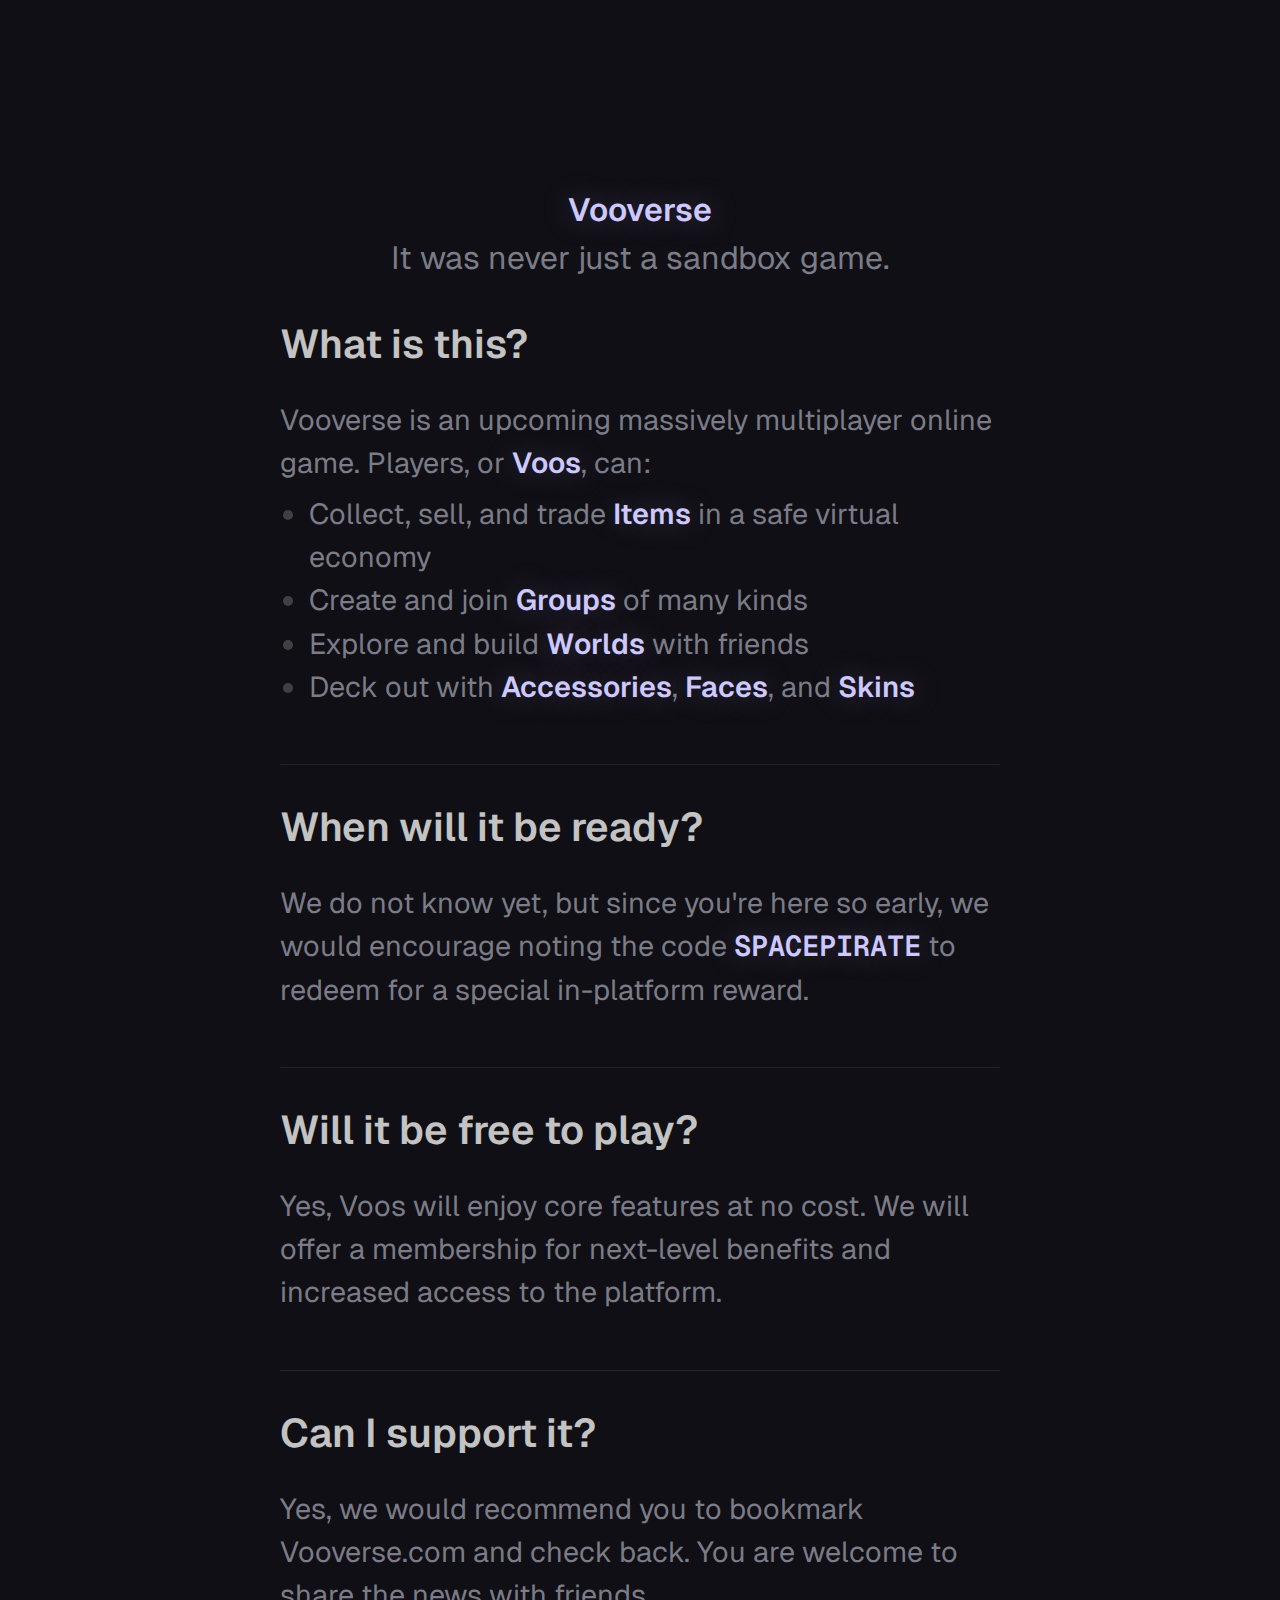
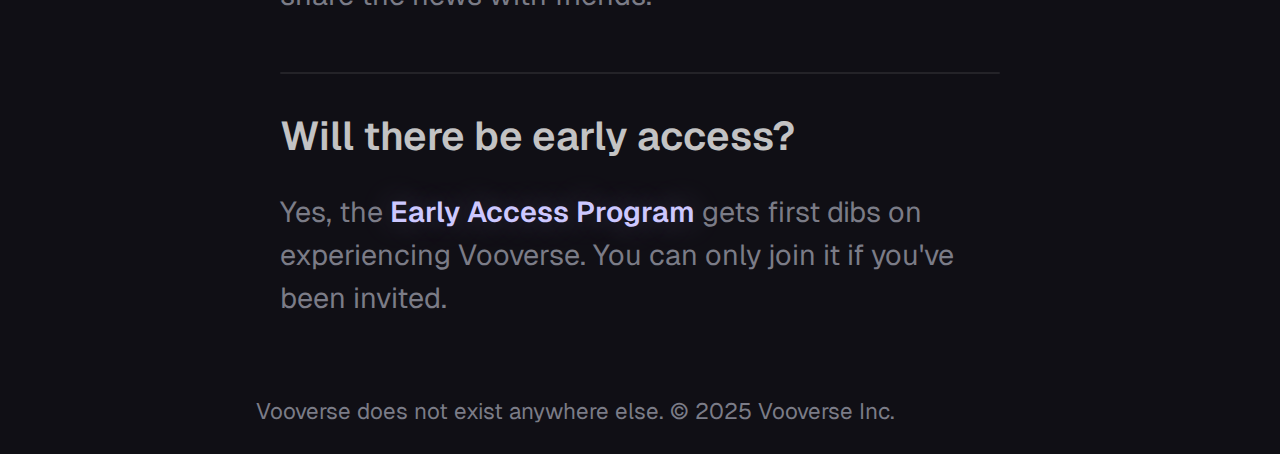
<file: index.html>
<!DOCTYPE html>
<html lang="en">
<head>
    <meta charset="UTF-8">
    <meta name="description" content="Prepare for the platform of a lifetime.">
    <meta name="viewport" content="width=device-width, initial-scale=1.0">
    <title>Vooverse</title>
    <link rel="icon" href="favicon.ico" type="image/x-icon">
    <link rel="stylesheet" href="https://fonts.googleapis.com/css2?family=Geist:wght@100;200;300;400;500;600;700;800;900&family=Geist+Mono">
    <style>
        :root {
            --bg-color: #100F15;
            --text-color: rgba(255, 255, 255, 0.64);
            --muted-color: #7b7c87;
            --highlight-color: #cdc8ff;
            --divider-color: rgba(219, 219, 219, 0.1);
        }

        *, :before, :after {
            margin: 0;
            padding: 0;
            box-sizing: border-box;
        }

        html {
            color: var(--text-color);
            font-family: "Geist";
        }

        body {
            background: var(--bg-color);
            padding: 2vw;
            line-height: 1.5;
        }

        .transmission {
            max-width: clamp(24rem, 60vw, 48rem);
            margin: clamp(5rem, 15vw, 10rem) auto 0;
        }

        .title {
            padding-bottom: clamp(2rem, 2vw, 4rem);
            font-size: clamp(1.4rem, 3vw, 2rem);
            color: var(--muted-color);
            text-align: center;
        }

        .footer {
            padding-top: clamp(1.25rem, 0.75vw, 0.75rem);
            font-size: clamp(1rem, 2vw, 1.4rem);
            color: var(--muted-color);
        }

        .item {
            margin-bottom: 2.5vw;
        }

        .question {
            padding: 0 clamp(1rem, 2.5vw, 1.5rem) clamp(1rem, 2.5vw, 1.5rem);
            font-size: clamp(1.8rem, 3.5vw, 2.5rem);
            font-weight: 600;
            border-radius: clamp(0.75rem, 1.75vw, 1.25rem);
            color: rgba(255, 255, 255, 0.75);
        }

        .answer {
            padding: 0 clamp(1rem, 2.5vw, 1.5rem) clamp(1rem, 2.5vw, 1.5rem);
            font-size: clamp(1.2rem, 2.5vw, 1.8rem);
            color: var(--muted-color);
            overflow-wrap: break-word;
        }

        .answer ul {
            margin: clamp(0.25rem, 0.75vw, 0.5rem) 0 0 clamp(1rem, 2.5vw, 1.8rem);
            list-style-type: disc;
        }

        .answer ul li::marker {
            color: rgba(219, 219, 219, 0.24);
        }

        .divider {
            height: clamp(0.08rem, 0.4vw, 0.08rem);
            background: var(--divider-color);
            margin: clamp(1.5rem, 3vw, 2rem) clamp(1rem, 2.5vw, 1.5rem);
            border-radius: clamp(0.25rem, 0.6vw, 0.4rem);
        }

        .code {
            font-family: "Geist Mono";
        }

        .highlight {
            color: var(--highlight-color);
            text-shadow: 0 0 clamp(2rem, 1.5vw, 4rem) #cdc8ff50;
            font-weight: 600;
        }
    </style>
</head>
<body>
    <main class="transmission">
        <header class="title"><span class="highlight">Vooverse</span><br>It was never just a sandbox game.</header>
        <section class="item">
            <h2 class="question">What is this?</h2>
            <div class="answer">
                Vooverse is an upcoming massively multiplayer online game. Players, or <span class="highlight">Voos</span>, can:
                <ul>
                    <li>Collect, sell, and trade <span class="highlight">Items</span> in a safe virtual economy</li>
                    <li>Create and join <span class="highlight">Groups</span> of many kinds</li>
                    <li>Explore and build <span class="highlight">Worlds</span> with friends</li>
                    <li>Deck out with <span class="highlight">Accessories</span>, <span class="highlight">Faces</span>, and <span class="highlight">Skins</span></li>
                </ul>
            </div>
        </section>
        <div class="divider"></div>
        <section class="item">
            <h2 class="question">When will it be ready?</h2>
            <div class="answer">We do not know yet, but since you're here so early, we would encourage noting the code <span class="highlight code">SPACEPIRATE</span> to redeem for a special in-platform reward.</div>
        </section>
        <div class="divider"></div>
        <section class="item">
            <h2 class="question">Will it be free to play?</h2>
            <div class="answer">Yes, Voos will enjoy core features at no cost. We will offer a membership for next-level benefits and increased access to the platform.</div>
        </section>
        <div class="divider"></div>
        <section class="item">
            <h2 class="question">Can I support it?</h2>
            <div class="answer">Yes, we would recommend you to bookmark Vooverse.com and check back. You are welcome to share the news with friends.</div>
        </section>
        <div class="divider"></div>
        <section class="item">
            <h2 class="question">Will there be early access?</h2>
            <div class="answer">Yes, the <span class="highlight">Early Access Program</span> gets first dibs on experiencing Vooverse. You can only join it if you've been invited.</div>
        </section>
        <footer class="footer">Vooverse does not exist anywhere else. &copy; 2025 Vooverse Inc.</footer>
    </main>
</body>
</html>
</file>
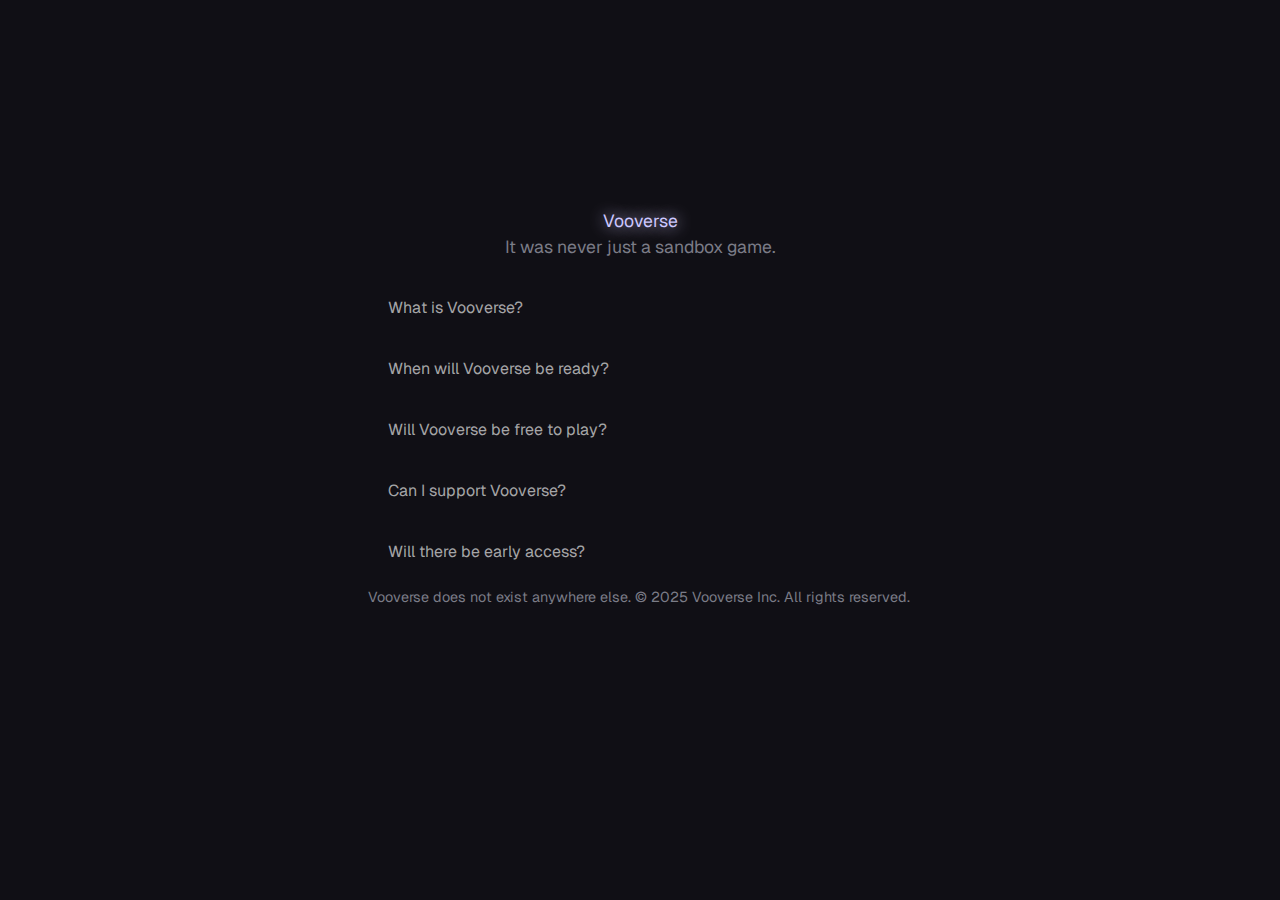
<file: CQA/index.html>
<!DOCTYPE html>
<html>
<head>
    <title>Vooverse</title>
    <link href="favicon.ico" rel="icon" type="image/x-icon">
    <link href="https://fonts.googleapis.com/css2?family=Geist&family=Geist+Mono" rel="stylesheet">
    <meta name="description" content="Prepare for the platform of a lifetime.">
    <style>
        html {
            color: rgba(255, 255, 255, 0.64);
            font-family: "Geist";
        }

        body {
            margin: 0;
            background: #100F15;
        }

        .transmission {
            max-width: 34rem;
            margin: 13rem auto;
            position: relative;
        }

        .title {
            padding: 0px 0px 1rem;
            font-size: 1.1rem;
            color: #7b7c87;
            text-align: center;
            line-height: 1.5;
        }

        .footer {
            padding: 0.30rem 0px 0px;
            font-size: 0.9rem;
            text-align: left;
            line-height: 1.5;
            color: #7b7c87;
        }

        .question {
            padding: 1.25rem 1.25rem;
            cursor: pointer;
            border-radius: 1rem;
            transition: all 0.10s ease-in-out;
        }

        .item.open {
            border-radius: 1rem;
            background-color: rgba(219, 219, 219, 0.08);
            box-shadow: inset 0 0 0 0.1rem rgba(219, 219, 219, 0.04);
            color: rgba(255, 255, 255, 0.75);
        }

        .item:not(.open) .question:hover {
            color: rgba(255, 255, 255, 0.75);
            box-shadow: inset 0 0 0 0.1rem rgba(219, 219, 219, 0.04);
        }

        .answer {
            display: none;
            padding: 0px 1.25rem 1.25rem;
            line-height: 1.5;
            color: rgb(120, 121, 132);
            overflow-wrap: break-word;
            word-wrap: break-word;
            max-width: 100%;
        }

        .answer.active {
            display: block;
            font-size: 1rem;
        }

        .answer ul {
            margin: 0.30rem 0em 0em 1.50rem;
            padding: 0px;
            list-style-type: disc;
        }

        .answer ul li::marker {
            color: rgba(219, 219, 219, 0.24);
        }

        .answer p {
            margin: 0em;
        }

        .code {
            font-family: "Geist Mono";
        }

        .highlight {
            color: #cdc8ff;
            text-shadow: 0 0 1rem;
        }

        a {
            color: rgb(159, 159, 168);
            text-decoration-line: none;
        }

        a:hover {
            color: rgb(188, 189, 194);
            text-decoration-line: underline;
        }
    </style>
</head>
<body>
    <div class="transmission">
        <div class="title"><span class="highlight">Vooverse</span><br>It was never just a sandbox game.</div>
        <div class="item">
            <div class="question">What is Vooverse?</div>
            <div class="answer">
                <p>Vooverse is an upcoming massively multiplayer online game based on outer space. Players, or <span class="highlight">Voos</span>, will be able to:</p>
                <ul>
                    <li>Collect, sell, and trade <span class="highlight">Items</span> in a safe virtual economy</li>
                    <li>Create and join <span class="highlight">Groups</span> of many kinds</li>
                    <li>Explore and build <span class="highlight">Worlds</span> with friends</li>
                    <li>Deck out with <span class="highlight">Accessories</span>, <span class="highlight">Faces</span>, and <span class="highlight">Skins</span></li>
                </ul>
            </div>
        </div>
        <div class="item">
            <div class="question">When will Vooverse be ready?</div>
            <div class="answer">We do not know, but since you're here so early, we would encourage noting the code <span class="highlight code">SPACEPIRATE</span> to redeem for a special in-platform reward.</div>
        </div>
        <div class="item">
            <div class="question">Will Vooverse be free to play?</div>
            <div class="answer">Yes, Voos will enjoy essential features at no cost. We will offer a membership for next-level benefits and increased access to the platform.</div>
        </div>
        <div class="item">
            <div class="question">Can I support Vooverse?</div>
            <div class="answer">Yes, we would recommend you to bookmark us (it's free) and keep checking back in. You are welcome to share the news with your friends.</div>
        </div>
        <div class="item">
            <div class="question">Will there be early access?</div>
            <div class="answer">Yes, our <span class="highlight">Early Access Program</span> gets first dibs on experiencing Vooverse. You can only join it if you've been invited.</div>
        </div>
        <div class="footer">Vooverse does not exist anywhere else. &copy; 2025 Vooverse Inc. All rights reserved.</div>
    </div>
    <script>
        const questions = document.querySelectorAll(".question");
        questions.forEach((q) => {
            q.addEventListener("click", () => {
                const item = q.parentElement;
                const currentAnswer = q.nextElementSibling;
                document.querySelectorAll(".answer.active").forEach((answer) => {
                    if (answer !== currentAnswer) {
                        answer.classList.remove("active");
                        answer.parentElement.classList.remove("open");
                    }
                });
                currentAnswer.classList.toggle("active");
                item.classList.toggle("open");
            });
        });
    </script>
</body>
</html>
</file>
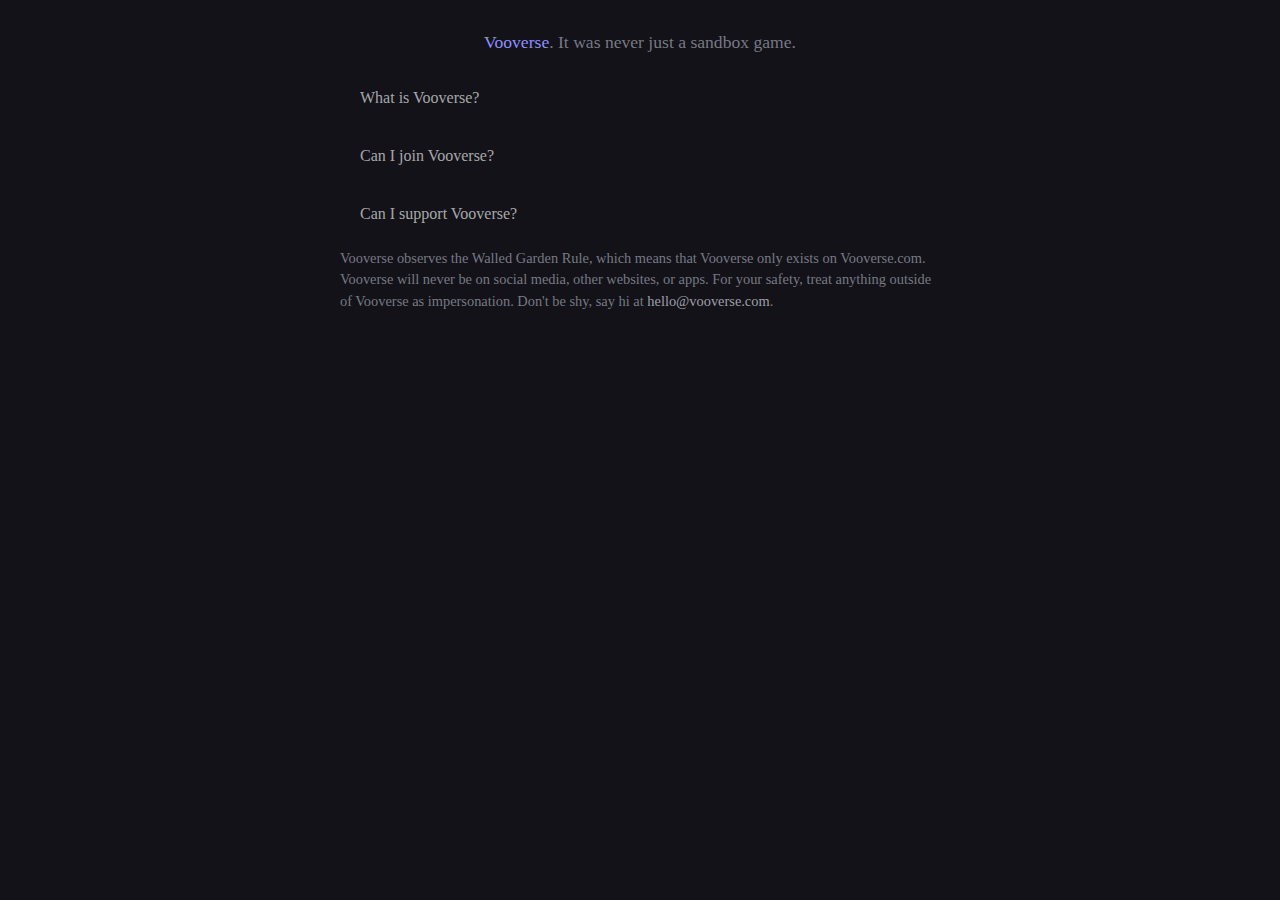
<file: home.html>
<!DOCTYPE html>
<html>
<head>
    <title>Vooverse</title>
    <link href="favicon.ico" rel="icon" type="image/x-icon">
    <link href="https://rsms.me/inter/inter.css" rel="stylesheet">
    <meta name="description" content="Prepare for the platform of a lifetime.">
    <style>
        html {
            color: rgba(255, 255, 255, 0.64);
            font-family: Inter;
        }

        body {
            margin: 0;
            padding: 0;
            height: 100vh;
            background: #121218;
            overflow: hidden;
        }

        .transmission {
            max-width: 37.5rem;
            margin: 0 auto;
            position: relative;
            z-index: 2;
            padding: 1rem 0;
        }

        .title {
            padding-top: 1rem;
            padding-bottom: 1rem;
            font-size: 1.1rem;
            color: rgb(143, 143, 255);
            text-align: center;
        }

        .title2 {
            padding-top: 0.3rem;
            font-size: 0.9rem;
            text-align: left;
            line-height: 1.5;
        }

        .question {
            padding: 1.25rem 1.25rem;
            cursor: pointer;
        }

        .item:not(.open) .question:hover {
            color: rgba(255, 255, 255, 0.75);
        }

        .answer {
            display: none;
            padding: 0 1.25rem 1.25rem;
            line-height: 1.5;
            color: rgb(120, 121, 132);
            overflow-wrap: break-word;
            word-wrap: break-word;
            max-width: 100%;
        }

        .answer.active {
            display: block;
        }

        .code {
            background: rgb(53, 83, 50);
            padding-left: 0.25rem;
            padding-right: 0.25rem;
            border-radius: 3px;
            font-family: "Andale Mono";
            color: rgb(180, 255, 133);
        }

        .item.open {
            border-radius: 1rem;
            background-color: rgba(219, 219, 219, 0.08);
            box-shadow: inset 0 0 0 0.1rem rgba(219, 219, 219, 0.04);
        }

        .highlight {
            color: rgb(143, 143, 255);
        }

        .subtext {
            color: rgb(120, 121, 132);
        }

        a {
            color: rgb(159, 159, 168);
            text-decoration-line: none;
        }

        a:hover {
            color: rgb(188, 189, 194);
            text-decoration-line: underline;
        }

        .answer ul {
            margin: 0.30rem 0em 0em 1.50rem;
            padding: 0px;
            list-style-type: disc;
        }

        .answer ul li::marker {
            color: rgba(219, 219, 219, 0.24)
        }

        .answer p {
            margin: 0em;
        }
    </style>
</head>

<body>
    <div class="transmission">
        <div class="title">
            Vooverse<span class="subtext">. It was never just a sandbox game.</span>
        </div>
        <div class="item">
            <div class="question">What is Vooverse?</div>
            <div class="answer">
                <p>Vooverse is an upcoming sandbox game supercharged with an ideology of total truth, transparency, and honesty. In other words, the one platform you can trust to be at your side. Players, or <span class="highlight">Voos</span>, will be able to:</p>
                <ul>
                    <li>Collect, sell, and trade <span class="highlight">Items</span> in a safe virtual economy</li>
                    <li>Create and join <span class="highlight">Groups</span> of many kinds</li>
                    <li>Explore and build <span class="highlight">Worlds</span></li>
                    <li>Customize their Voos with Items such as <span class="highlight">Hats</span> and <span class="highlight">Skins</span></li>
                    <li>Lock in a membership for next-level benefits</li>
                </ul>
            </div>
        </div>
        <div class="item">
            <div class="question">Can I join Vooverse?</div>
            <div class="answer">No, because we are not ready, but since you're here so early, we'd encourage noting the code <span class="code">SPACEPIRATE</span> to redeem for a special in-platform reward.</div>
        </div>
        <div class="item">
            <div class="question">Can I support Vooverse?</div>
            <div class="answer">Yes, we would recommend you to bookmark us (it's free) and keep checking back in.</div>
        </div>
        <div class="title2"><span class="subtext">Vooverse observes the Walled Garden Rule, which means that Vooverse only exists on Vooverse.com. Vooverse will never be on social media, other websites, or apps. For your safety, treat anything outside of Vooverse as impersonation. Don't be shy, say hi at <a href="mailto:hello@vooverse.com">hello@vooverse.com</a>.</span></div>
    </div>
    <script>
        const questions = document.querySelectorAll(".question");
        questions.forEach((q) => {
            q.addEventListener("click", () => {
                const item = q.parentElement;
                const currentAnswer = q.nextElementSibling;
                document.querySelectorAll(".answer.active").forEach((answer) => {
                    if (answer !== currentAnswer) {
                        answer.classList.remove("active");
                        answer.parentElement.classList.remove("open");
                    }
                });
                currentAnswer.classList.toggle("active");
                item.classList.toggle("open");
            });
        });
    </script>
</body>
</html>
</file>
